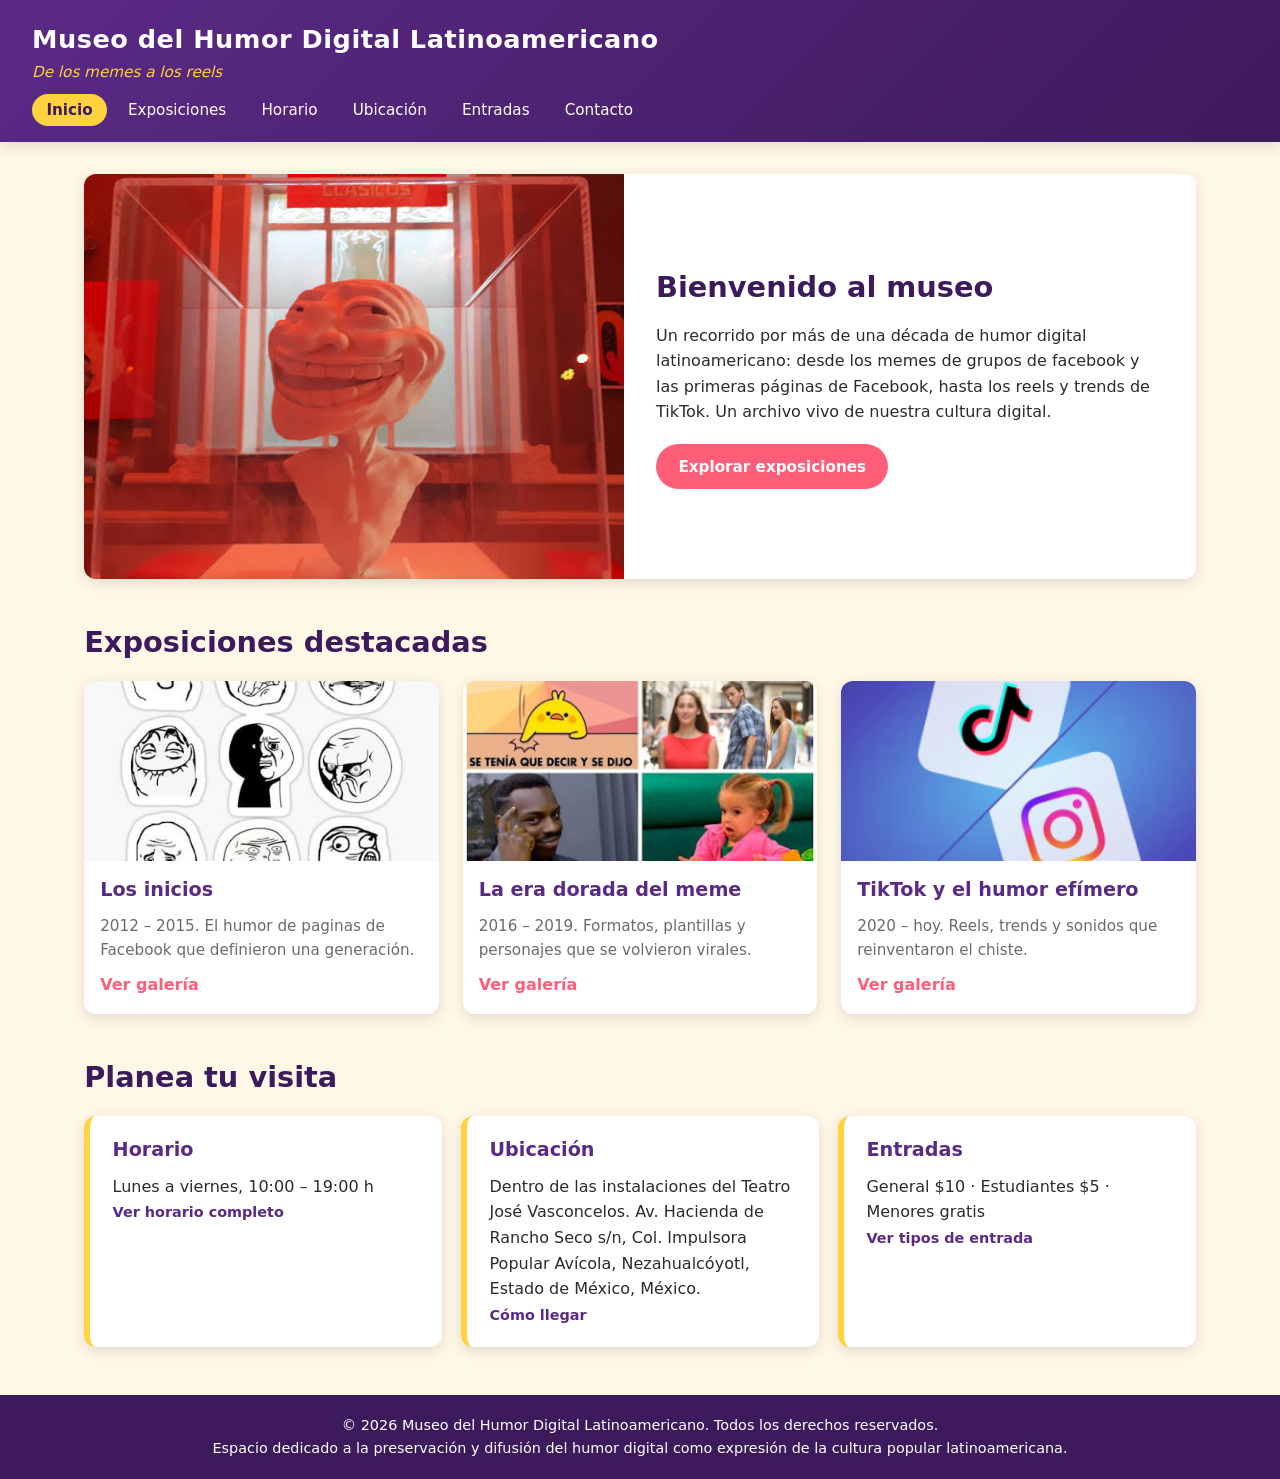
<file: index.html>
<!DOCTYPE html>
<html lang="es">
<head>
    <meta charset="UTF-8">
    <meta name="viewport" content="width=device-width, initial-scale=1.0">
    <title>Museo del Humor Digital Latinoamericano</title>
    <link rel="stylesheet" href="css/styles.css">
</head>
<body>
    <header class="header">
        <div class="logo">
            <h1>Museo del Humor Digital Latinoamericano</h1>
            <p class="subtitulo">De los memes a los reels</p>
        </div>
        <nav class="nav">
            <ul>
                <li><a href="index.html" class="activo">Inicio</a></li>
                <li><a href="exposiciones.html">Exposiciones</a></li>
                <li><a href="horario.html">Horario</a></li>
                <li><a href="ubicacion.html">Ubicación</a></li>
                <li><a href="entradas.html">Entradas</a></li>
                <li><a href="contacto.html">Contacto</a></li>
            </ul>
        </nav>
    </header>

    <main>
        <section class="hero">
            <img src="capturas\index\intro.jpg"  class="hero-img">
            <div class="hero-texto">
                <h2>Bienvenido al museo</h2>
                <p>
                    Un recorrido por más de una década de humor digital latinoamericano: desde los memes de
                    grupos de facebook y las primeras páginas de Facebook, hasta los reels y trends de TikTok. Un archivo vivo de nuestra cultura digital.
                </p>
                <a href="exposiciones.html" class="btn">Explorar exposiciones</a>
            </div>
        </section>

        <section class="destacados">
            <h2>Exposiciones destacadas</h2>
            <div class="grid-tarjetas">
                <article class="tarjeta">
                    <img src="capturas\index\Segui2res.jpg">
                    <h3>Los inicios</h3>
                    <p>2012 – 2015. El humor de paginas de Facebook que definieron una generación.</p>
                    <a href="galeria-sdlg.html">Ver galería</a>
                </article>
                <article class="tarjeta">
                    <img src="capturas\index\2019.jpg">
                    <h3>La era dorada del meme</h3>
                    <p>2016 – 2019. Formatos, plantillas y personajes que se volvieron virales.</p>
                    <a href="galeria-memes.html">Ver galería</a>
                </article>
                <article class="tarjeta">
                    <img src="capturas\index\tiktak.png">
                    <h3>TikTok y el humor efímero</h3>
                    <p>2020 – hoy. Reels, trends y sonidos que reinventaron el chiste.</p>
                    <a href="galeria-tiktok.html">Ver galería</a>
                </article>
            </div>
        </section>

        <section class="info-rapida">
            <h2>Planea tu visita</h2>
            <div class="grid-info">
                <div class="info-item">
                    <h3> Horario</h3>
                    <p>Lunes a viernes, 10:00 – 19:00 h</p>
                    <a href="horario.html">Ver horario completo</a>
                </div>
                <div class="info-item">
                    <h3> Ubicación</h3>
                    <p>Dentro de las instalaciones del Teatro José Vasconcelos. Av. Hacienda de Rancho Seco s/n, Col. Impulsora Popular Avícola, Nezahualcóyotl, Estado de México, México.</p>
                    <a href="ubicacion.html">Cómo llegar</a>
                </div>
                <div class="info-item">
                    <h3> Entradas</h3>
                    <p>General $10 · Estudiantes $5 · Menores gratis</p>
                    <a href="entradas.html">Ver tipos de entrada</a>
                </div>
            </div>
        </section>
    </main>

    <footer class="footer">
        <p>© 2026 Museo del Humor Digital Latinoamericano. Todos los derechos reservados.</p>
        <p>Espacio dedicado a la preservación y difusión del humor digital como expresión de la cultura popular latinoamericana.</p>
    </footer>
</body>
</html>
</file>
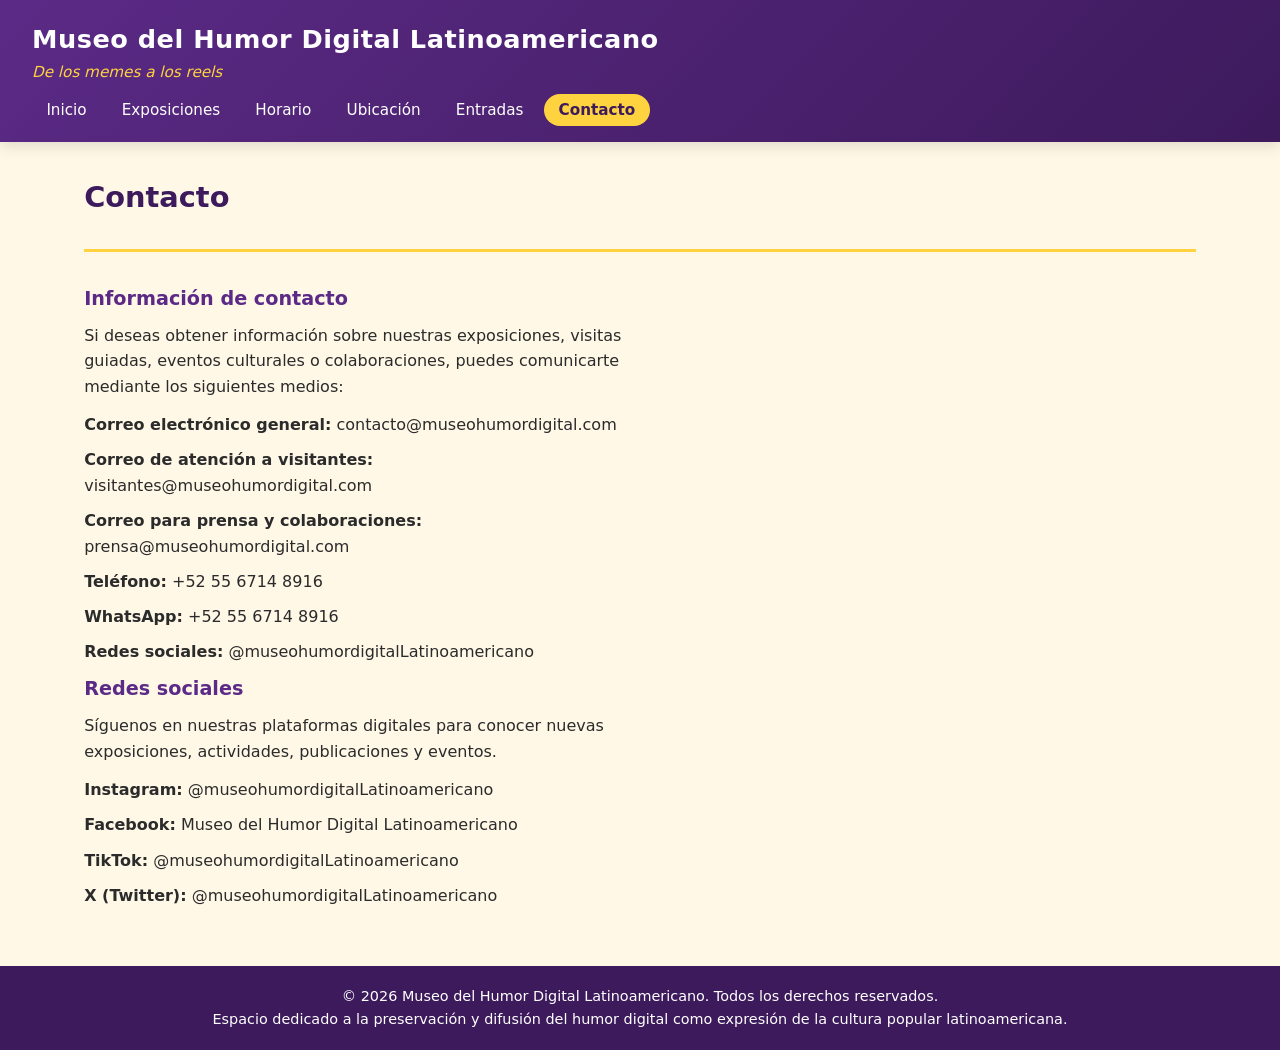
<file: contacto.html>
<!DOCTYPE html>
<html lang="es">
<head>
    <meta charset="UTF-8">
    <meta name="viewport" content="width=device-width, initial-scale=1.0">
    <title>Contacto</title>
    <link rel="stylesheet" href="css/styles.css">
</head>
<body>

    <header class="header">
        <div class="logo">
            <h1>Museo del Humor Digital Latinoamericano</h1>
            <p class="subtitulo">De los memes a los reels</p>
        </div>

        <nav class="nav">
            <ul>
                <li><a href="index.html">Inicio</a></li>
                <li><a href="exposiciones.html">Exposiciones</a></li>
                <li><a href="horario.html">Horario</a></li>
                <li><a href="ubicacion.html">Ubicación</a></li>
                <li><a href="entradas.html">Entradas</a></li>
                <li><a href="contacto.html" class="activo">Contacto</a></li>
            </ul>
        </nav>
    </header>

    <main>

        <section class="pagina-titulo">
            <h2>Contacto</h2>
        </section>

        <section class="contenido contacto">

            <div class="contacto-datos">

                <h3>Información de contacto</h3>

                <p>
                    Si deseas obtener información sobre nuestras exposiciones,
                    visitas guiadas, eventos culturales o colaboraciones,
                    puedes comunicarte mediante los siguientes medios:
                </p>

                <ul>
                    <li>
                        <strong>Correo electrónico general:</strong>
                        contacto@museohumordigital.com
                    </li>

                    <li>
                        <strong>Correo de atención a visitantes:</strong>
                        visitantes@museohumordigital.com
                    </li>

                    <li>
                        <strong>Correo para prensa y colaboraciones:</strong>
                        prensa@museohumordigital.com
                    </li>

                    <li>
                        <strong>Teléfono:</strong>
                        +52 55 6714 8916
                    </li>

                    <li>
                        <strong>WhatsApp:</strong>
                        +52 55 6714 8916
                    </li>

                    <li>
                        <strong>Redes sociales:</strong>
                        @museohumordigitalLatinoamericano
                    </li>
                </ul>

                <h3>Redes sociales</h3>

                <p>
                    Síguenos en nuestras plataformas digitales para conocer
                    nuevas exposiciones, actividades, publicaciones y eventos.
                </p>

                <ul>
                    <li><strong>Instagram:</strong> @museohumordigitalLatinoamericano</li>
                    <li><strong>Facebook:</strong> Museo del Humor Digital Latinoamericano</li>
                    <li><strong>TikTok:</strong> @museohumordigitalLatinoamericano</li>
                    <li><strong>X (Twitter):</strong> @museohumordigitalLatinoamericano</li>
                </ul>
            </div>

        </section>

    </main>

    <footer class="footer">
        <p>© 2026 Museo del Humor Digital Latinoamericano. Todos los derechos reservados.</p>
        <p>Espacio dedicado a la preservación y difusión del humor digital como expresión de la cultura popular latinoamericana.</p>
    </footer>
</body>
</html>
</file>
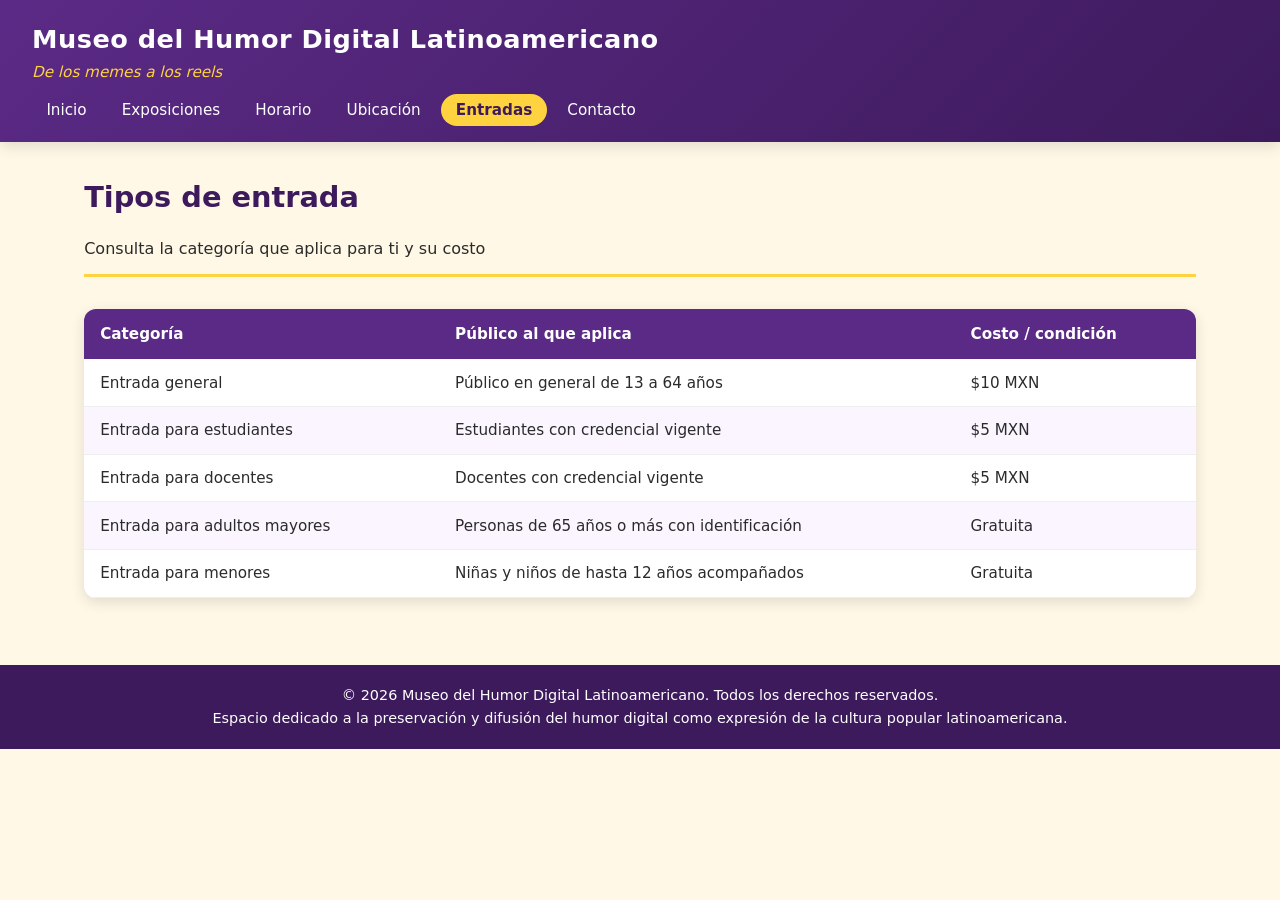
<file: entradas.html>
<!DOCTYPE html>
<html lang="es">
<head>
    <meta charset="UTF-8">
    <meta name="viewport" content="width=device-width, initial-scale=1.0">
    <title>Entradas</title>
    <link rel="stylesheet" href="css/styles.css">
</head>
<body>
    <header class="header">
        <div class="logo">
            <h1>Museo del Humor Digital Latinoamericano</h1>
            <p class="subtitulo">De los memes a los reels</p>
        </div>
        <nav class="nav">
            <ul>
                <li><a href="index.html">Inicio</a></li>
                <li><a href="exposiciones.html">Exposiciones</a></li>
                <li><a href="horario.html">Horario</a></li>
                <li><a href="ubicacion.html">Ubicación</a></li>
                <li><a href="entradas.html" class="activo">Entradas</a></li>
                <li><a href="contacto.html">Contacto</a></li>
            </ul>
        </nav>
    </header>

    <main>
        <section class="pagina-titulo">
            <h2>Tipos de entrada</h2>
            <p>Consulta la categoría que aplica para ti y su costo</p>
        </section>

        <section class="contenido">
            <table class="tabla-entradas">
                <thead>
                    <tr>
                        <th>Categoría</th>
                        <th>Público al que aplica</th>
                        <th>Costo / condición</th>
                    </tr>
                </thead>
                <tbody>
                    <tr>
                        <td>Entrada general</td>
                        <td>Público en general de 13 a 64 años</td>
                        <td>$10 MXN</td>
                    </tr>
                    <tr>
                        <td>Entrada para estudiantes</td>
                        <td>Estudiantes con credencial vigente</td>
                        <td>$5 MXN</td>
                    </tr>
                    <tr>
                        <td>Entrada para docentes</td>
                        <td>Docentes con credencial vigente</td>
                        <td>$5 MXN</td>
                    </tr>
                    <tr>
                        <td>Entrada para adultos mayores</td>
                        <td>Personas de 65 años o más con identificación</td>
                        <td>Gratuita</td>
                    </tr>
                    <tr>
                        <td>Entrada para menores</td>
                        <td>Niñas y niños de hasta 12 años acompañados</td>
                        <td>Gratuita</td>
                    </tr>
                </tbody>
            </table>
        </section>
    </main>

    <footer class="footer">
        <p>© 2026 Museo del Humor Digital Latinoamericano. Todos los derechos reservados.</p>
        <p>Espacio dedicado a la preservación y difusión del humor digital como expresión de la cultura popular latinoamericana.</p>
    </footer>
</body>
</html>
</file>
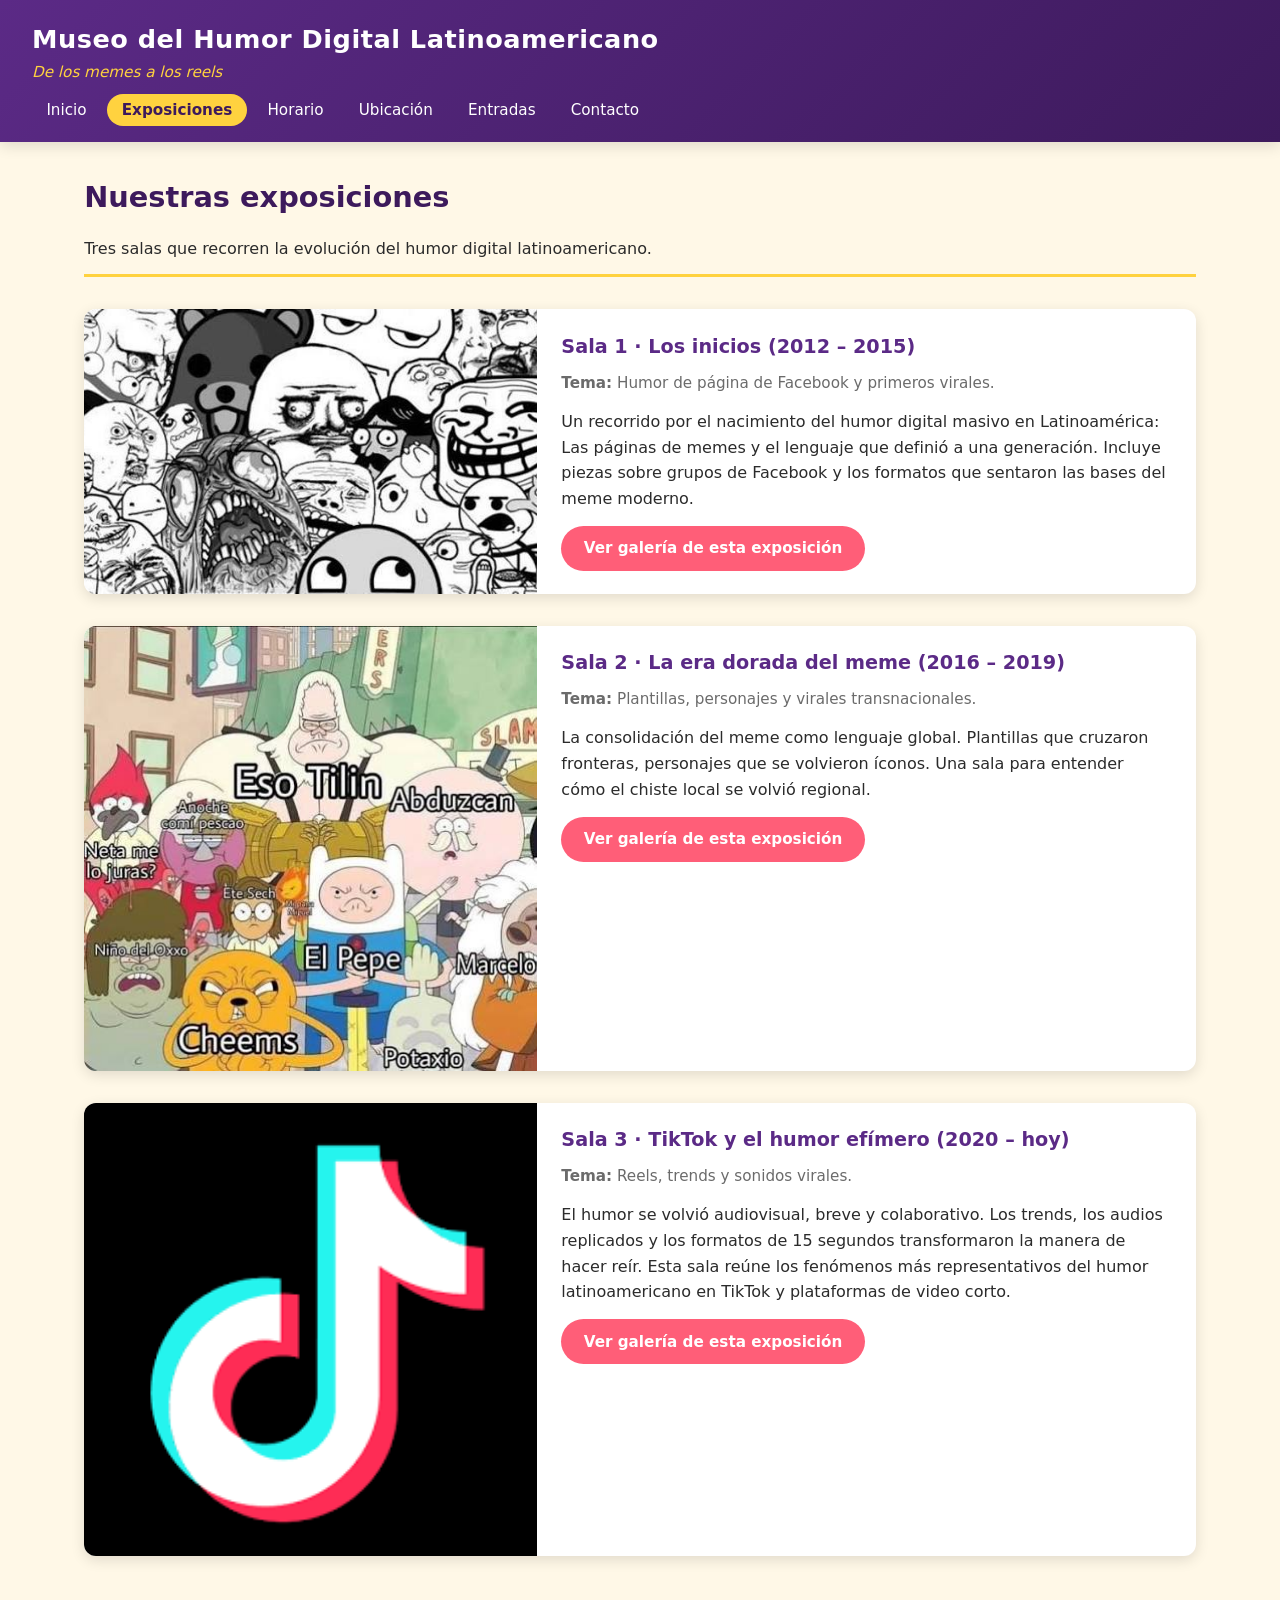
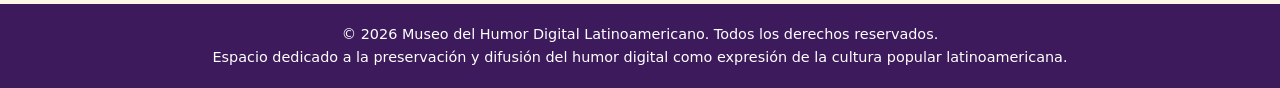
<file: exposiciones.html>
<!DOCTYPE html>
<html lang="es">
<head>
    <meta charset="UTF-8">
    <meta name="viewport" content="width=device-width, initial-scale=1.0">
    <title>Exposiciones</title>
    <link rel="stylesheet" href="css/styles.css">
</head>
<body>
    <header class="header">
        <div class="logo">
            <h1>Museo del Humor Digital Latinoamericano</h1>
            <p class="subtitulo">De los memes a los reels</p>
        </div>
        <nav class="nav">
            <ul>
                <li><a href="index.html">Inicio</a></li>
                <li><a href="exposiciones.html" class="activo">Exposiciones</a></li>
                <li><a href="horario.html">Horario</a></li>
                <li><a href="ubicacion.html">Ubicación</a></li>
                <li><a href="entradas.html">Entradas</a></li>
                <li><a href="contacto.html">Contacto</a></li>
            </ul>
        </nav>
    </header>

    <main>
        <section class="pagina-titulo">
            <h2>Nuestras exposiciones</h2>
            <p>Tres salas que recorren la evolución del humor digital latinoamericano.</p>
        </section>

        <section class="lista-exposiciones">
            <article class="exposicion">
                <img src="capturas\exposiciones\Clasico.jpg" >
                <div class="exp-texto">
                    <h3>Sala 1 · Los inicios (2012 – 2015)</h3>
                    <p class="tema"><strong>Tema:</strong> Humor de página de Facebook y primeros virales.</p>
                    <p>
                        Un recorrido por el nacimiento del humor digital masivo en Latinoamérica: Las páginas
                        de memes y el lenguaje que definió a una generación.
                        Incluye piezas sobre grupos de Facebook y los formatos que sentaron las bases del meme moderno.
                    </p>
                    <a href="galeria-sdlg.html" class="btn">Ver galería de esta exposición</a>
                </div>
            </article>

            <article class="exposicion">
                <img src="capturas\exposiciones\etePepe.jpg">
                <div class="exp-texto">
                    <h3>Sala 2 · La era dorada del meme (2016 – 2019)</h3>
                    <p class="tema"><strong>Tema:</strong> Plantillas, personajes y virales transnacionales.</p>
                    <p>
                        La consolidación del meme como lenguaje global. Plantillas que cruzaron fronteras,
                        personajes que se volvieron íconos. Una sala para entender cómo el chiste local se volvió
                        regional.
                    </p>
                    <a href="galeria-memes.html" class="btn">Ver galería de esta exposición</a>
                </div>
            </article>

            <article class="exposicion">
                <img src="capturas\exposiciones\argentina.png" >
                <div class="exp-texto">
                    <h3>Sala 3 · TikTok y el humor efímero (2020 – hoy)</h3>
                    <p class="tema"><strong>Tema:</strong> Reels, trends y sonidos virales.</p>
                    <p>
                        El humor se volvió audiovisual, breve y colaborativo. Los trends, los audios
                        replicados y los formatos de 15 segundos transformaron la manera de hacer reír.
                        Esta sala reúne los fenómenos más representativos del humor latinoamericano
                        en TikTok y plataformas de video corto.
                    </p>
                    <a href="galeria-tiktok.html" class="btn">Ver galería de esta exposición</a>
                </div>
            </article>
        </section>
    </main>

    <footer class="footer">
        <p>© 2026 Museo del Humor Digital Latinoamericano. Todos los derechos reservados.</p>
        <p>Espacio dedicado a la preservación y difusión del humor digital como expresión de la cultura popular latinoamericana.</p>
    </footer>
</body>
</html>
</file>
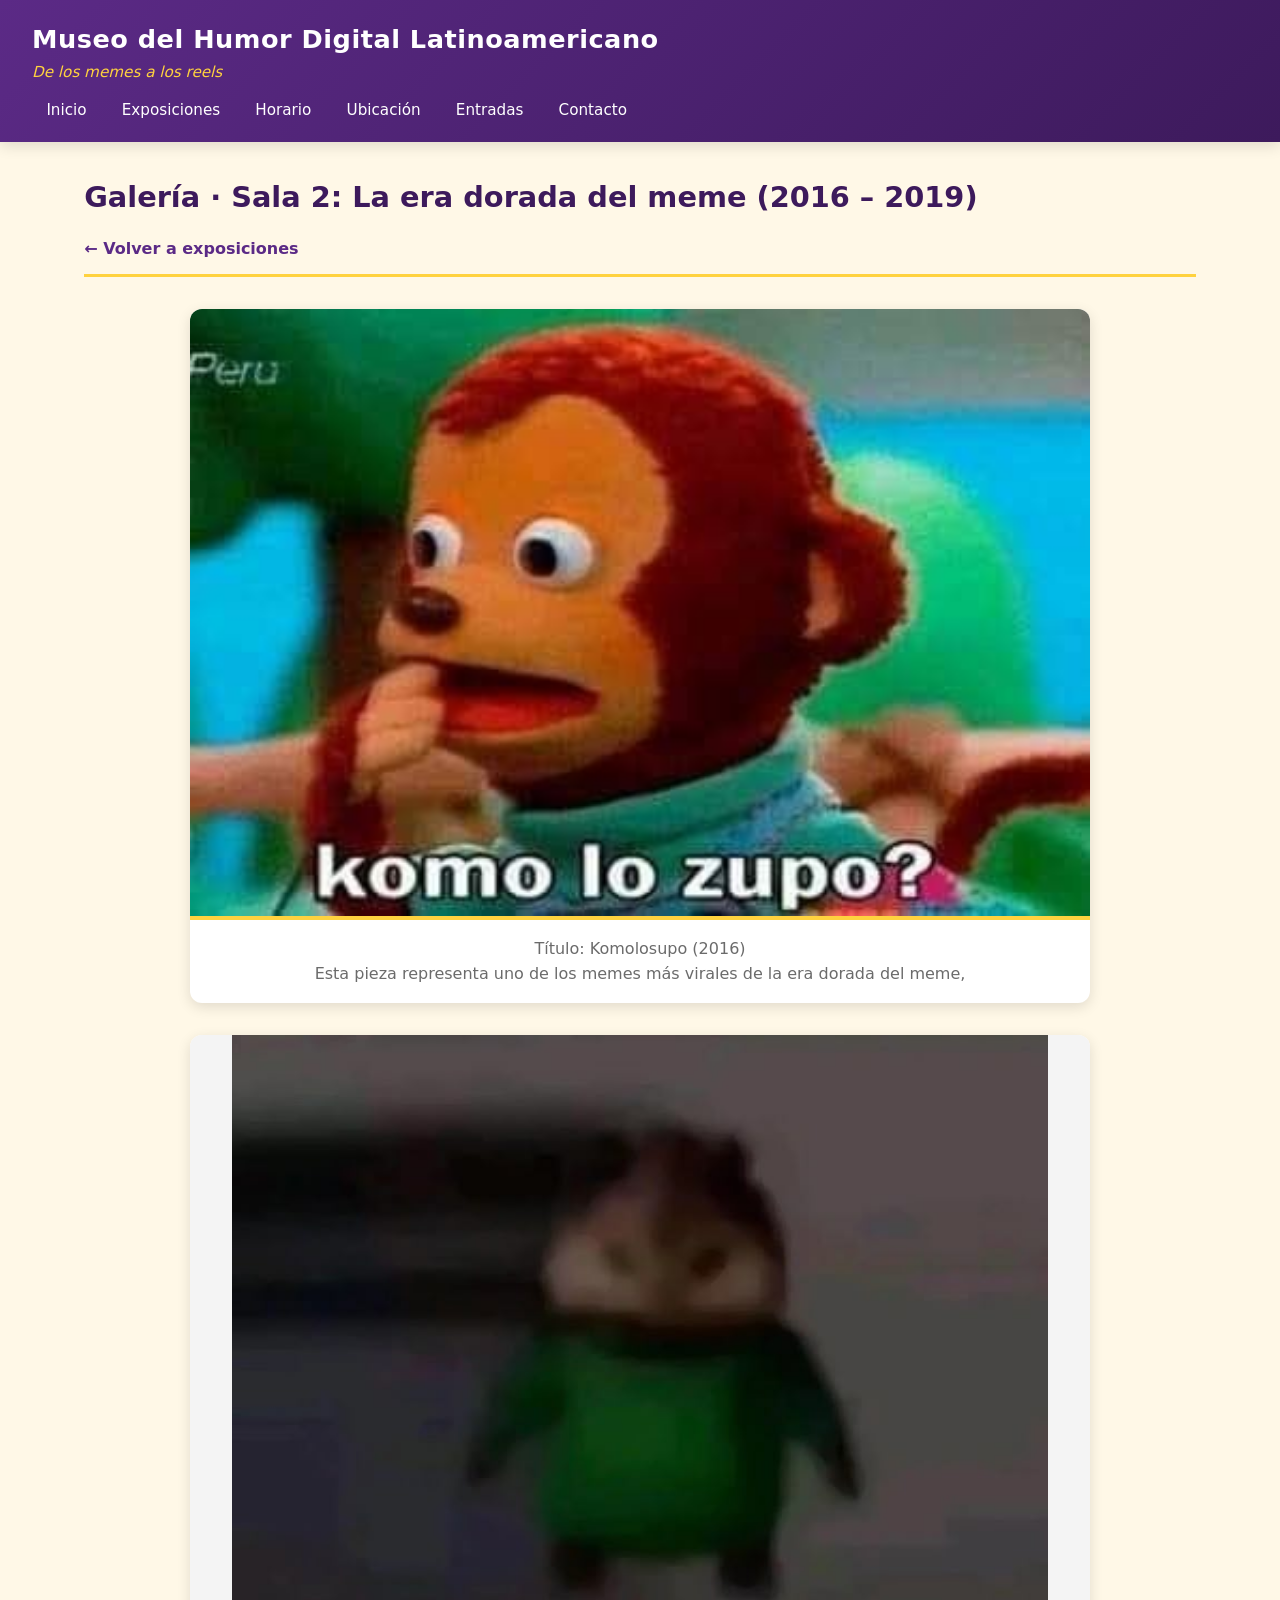
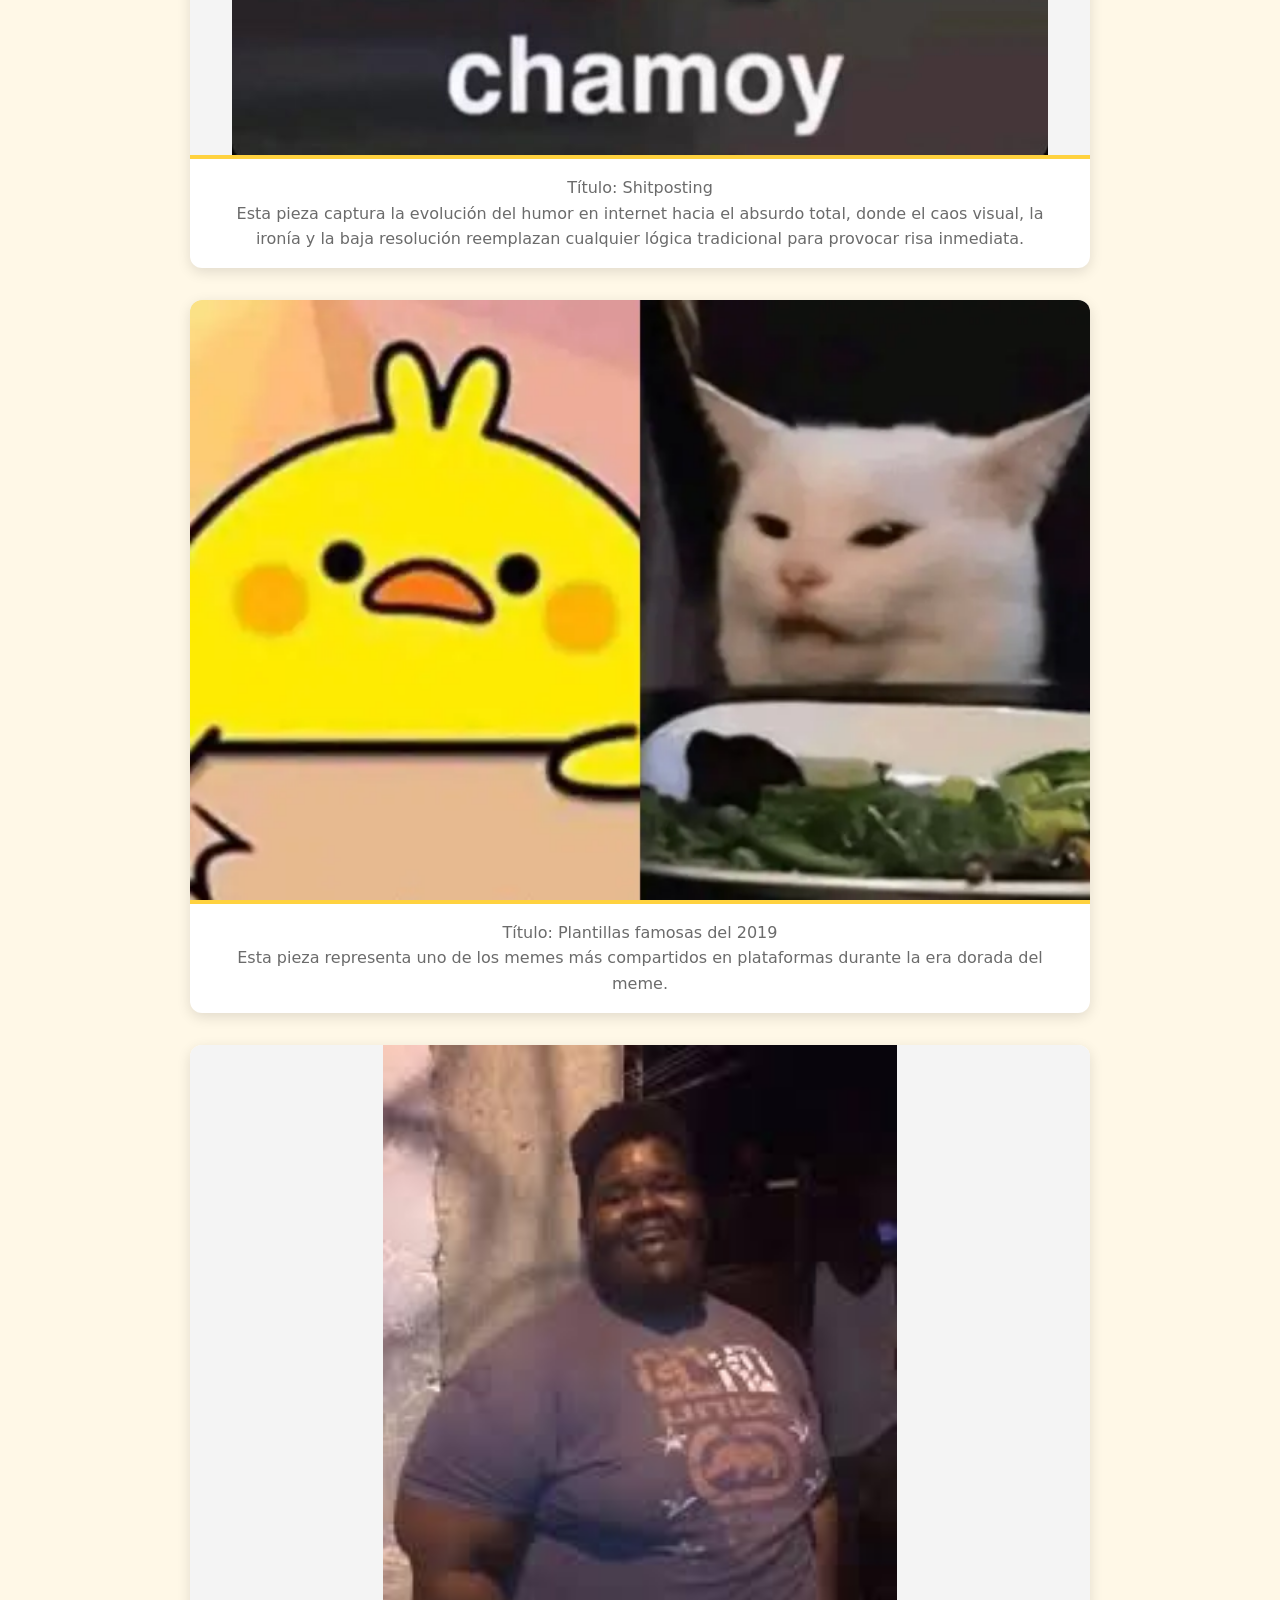
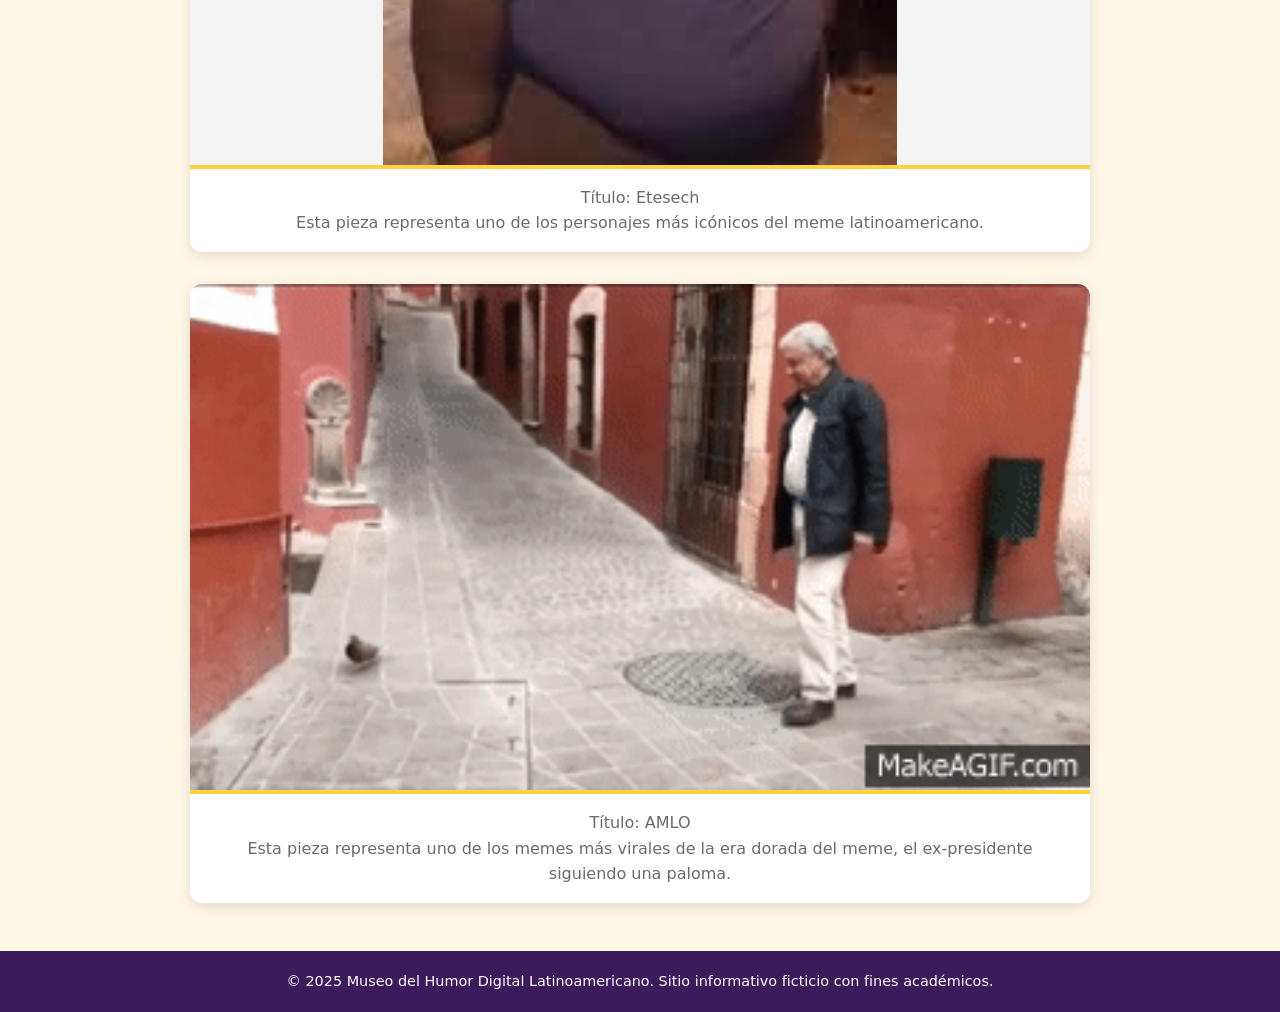
<file: galeria-memes.html>
<!DOCTYPE html>
<html lang="es">
<head>
    <meta charset="UTF-8">
    <meta name="viewport" content="width=device-width, initial-scale=1.0">
    <title>Galería Era Dorada del Meme | Museo del Humor Digital</title>
    <link rel="stylesheet" href="css/styles.css">
</head>
<body>
    <header class="header">
        <div class="logo">
            <h1>Museo del Humor Digital Latinoamericano</h1>
            <p class="subtitulo">De los memes a los reels</p>
        </div>
        <nav class="nav">
            <ul>
                <li><a href="index.html">Inicio</a></li>
                <li><a href="exposiciones.html">Exposiciones</a></li>
                <li><a href="horario.html">Horario</a></li>
                <li><a href="ubicacion.html">Ubicación</a></li>
                <li><a href="entradas.html">Entradas</a></li>
                <li><a href="contacto.html">Contacto</a></li>
            </ul>
        </nav>
    </header>

    <main>
        <section class="pagina-titulo">
            <h2>Galería · Sala 2: La era dorada del meme (2016 – 2019)</h2>
            <p><a href="exposiciones.html">← Volver a exposiciones</a></p>
        </section>

        <section class="galeria">
            <figure>
                <img src="capturas\exposiciones\mediados\komolosupo.jpg">
                <figcaption>Título: Komolosupo (2016)<br>
                Esta pieza representa uno de los memes más virales de la era dorada del meme,
                </figcaption>
            </figure>

            <figure>
                <img src="capturas\exposiciones\mediados\chamoy.jpg">
                <figcaption>Título: Shitposting<br>
                Esta pieza captura la evolución del humor en internet hacia el absurdo total, donde el caos visual, la ironía y la baja resolución reemplazan cualquier lógica tradicional para provocar risa inmediata.                </figcaption>
            </figure>

            <figure>
                <img src="capturas\exposiciones\mediados\mediados2019.webp" >
                <figcaption>Título: Plantillas famosas del 2019<br>
                Esta pieza representa uno de los memes más compartidos en plataformas durante la era dorada del meme.
                </figcaption>
            </figure>

             <figure>
                <img src="capturas\exposiciones\mediados\etesech.jpg" alt="Personaje meme de 2017">
                <figcaption>Título: Etesech <br>
                Esta pieza representa uno de los personajes más icónicos del meme latinoamericano.
                </figcaption>
            </figure>

            <figure>
                <img src="capturas\exposiciones\mediados\amloBv.gif" alt="Collage de formatos memeros">
                <figcaption>Título: AMLO <br>
                Esta pieza representa uno de los memes más virales de la era dorada del meme, el ex-presidente siguiendo una paloma.
                </figcaption>
            </figure>
        </section>
    </main>

    <footer class="footer">
        <p>© 2025 Museo del Humor Digital Latinoamericano. Sitio informativo ficticio con fines académicos.</p>
    </footer>
</body>
</html>
</file>
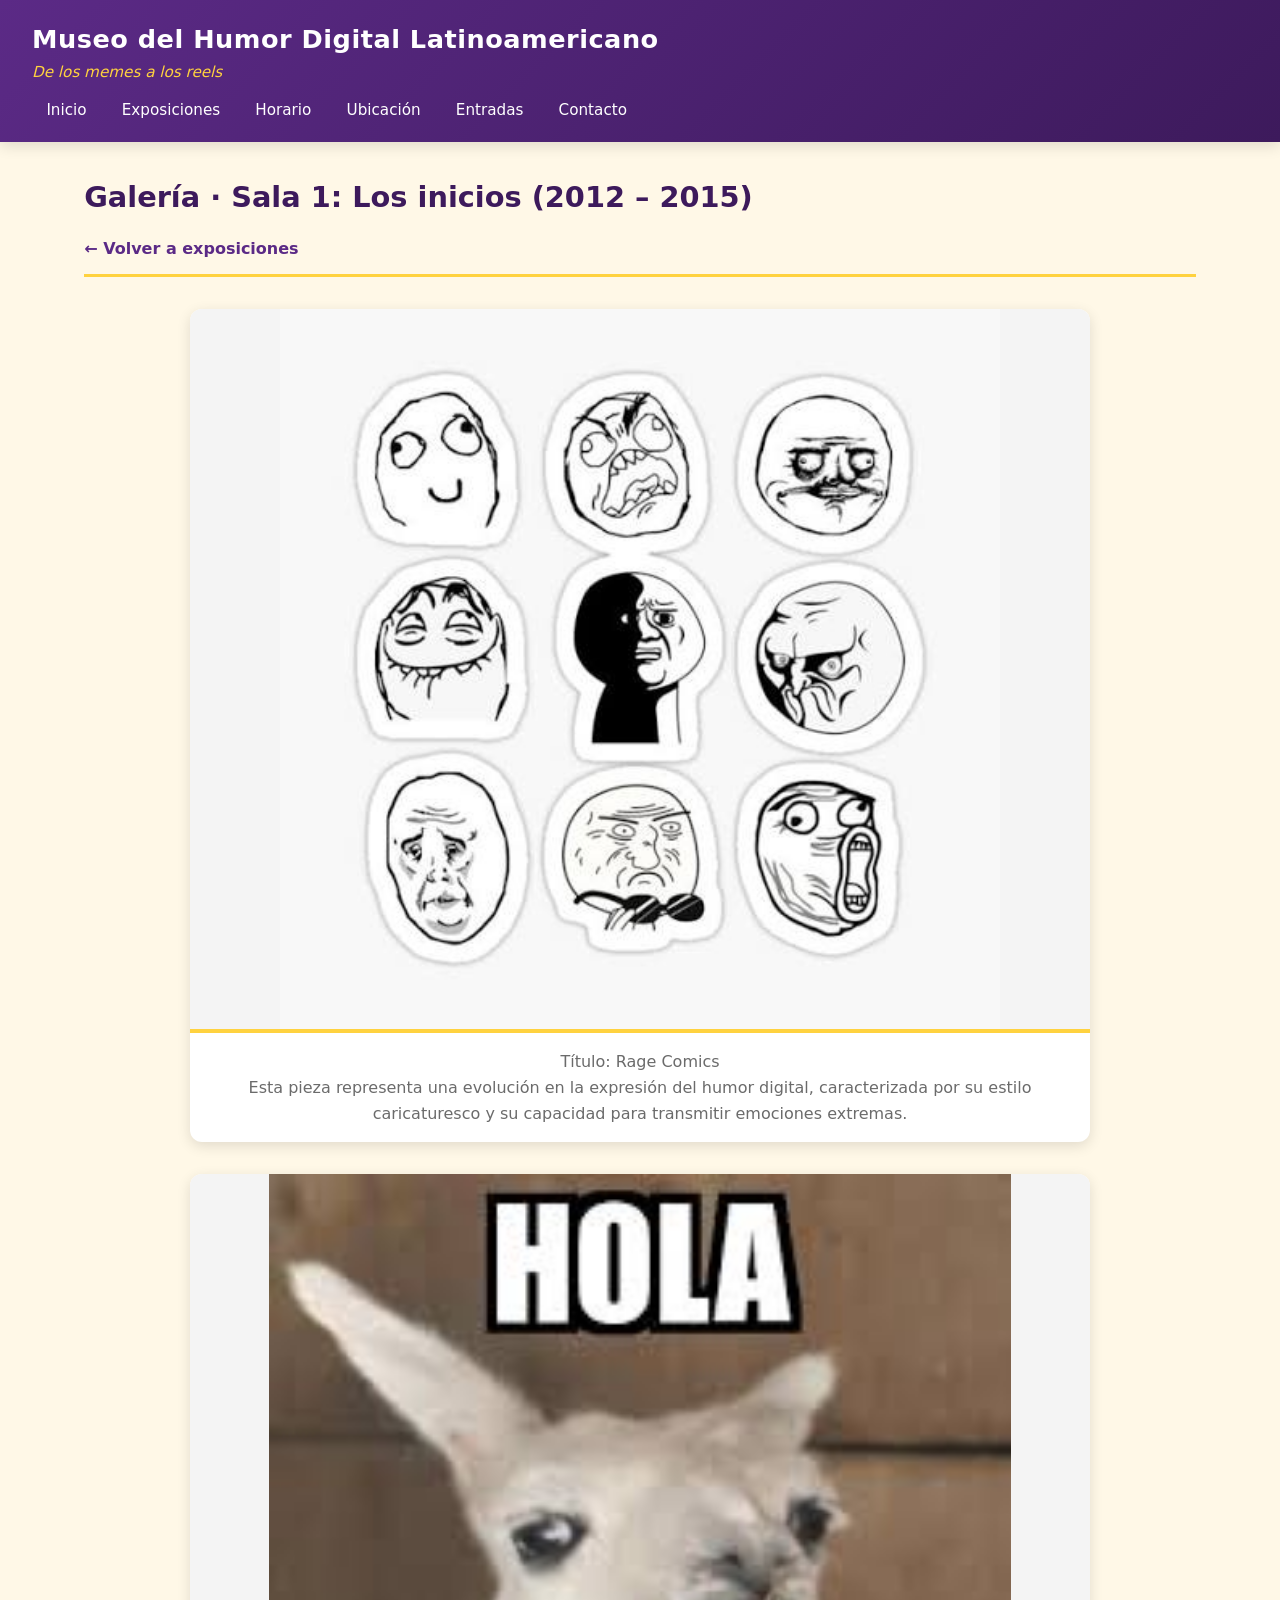
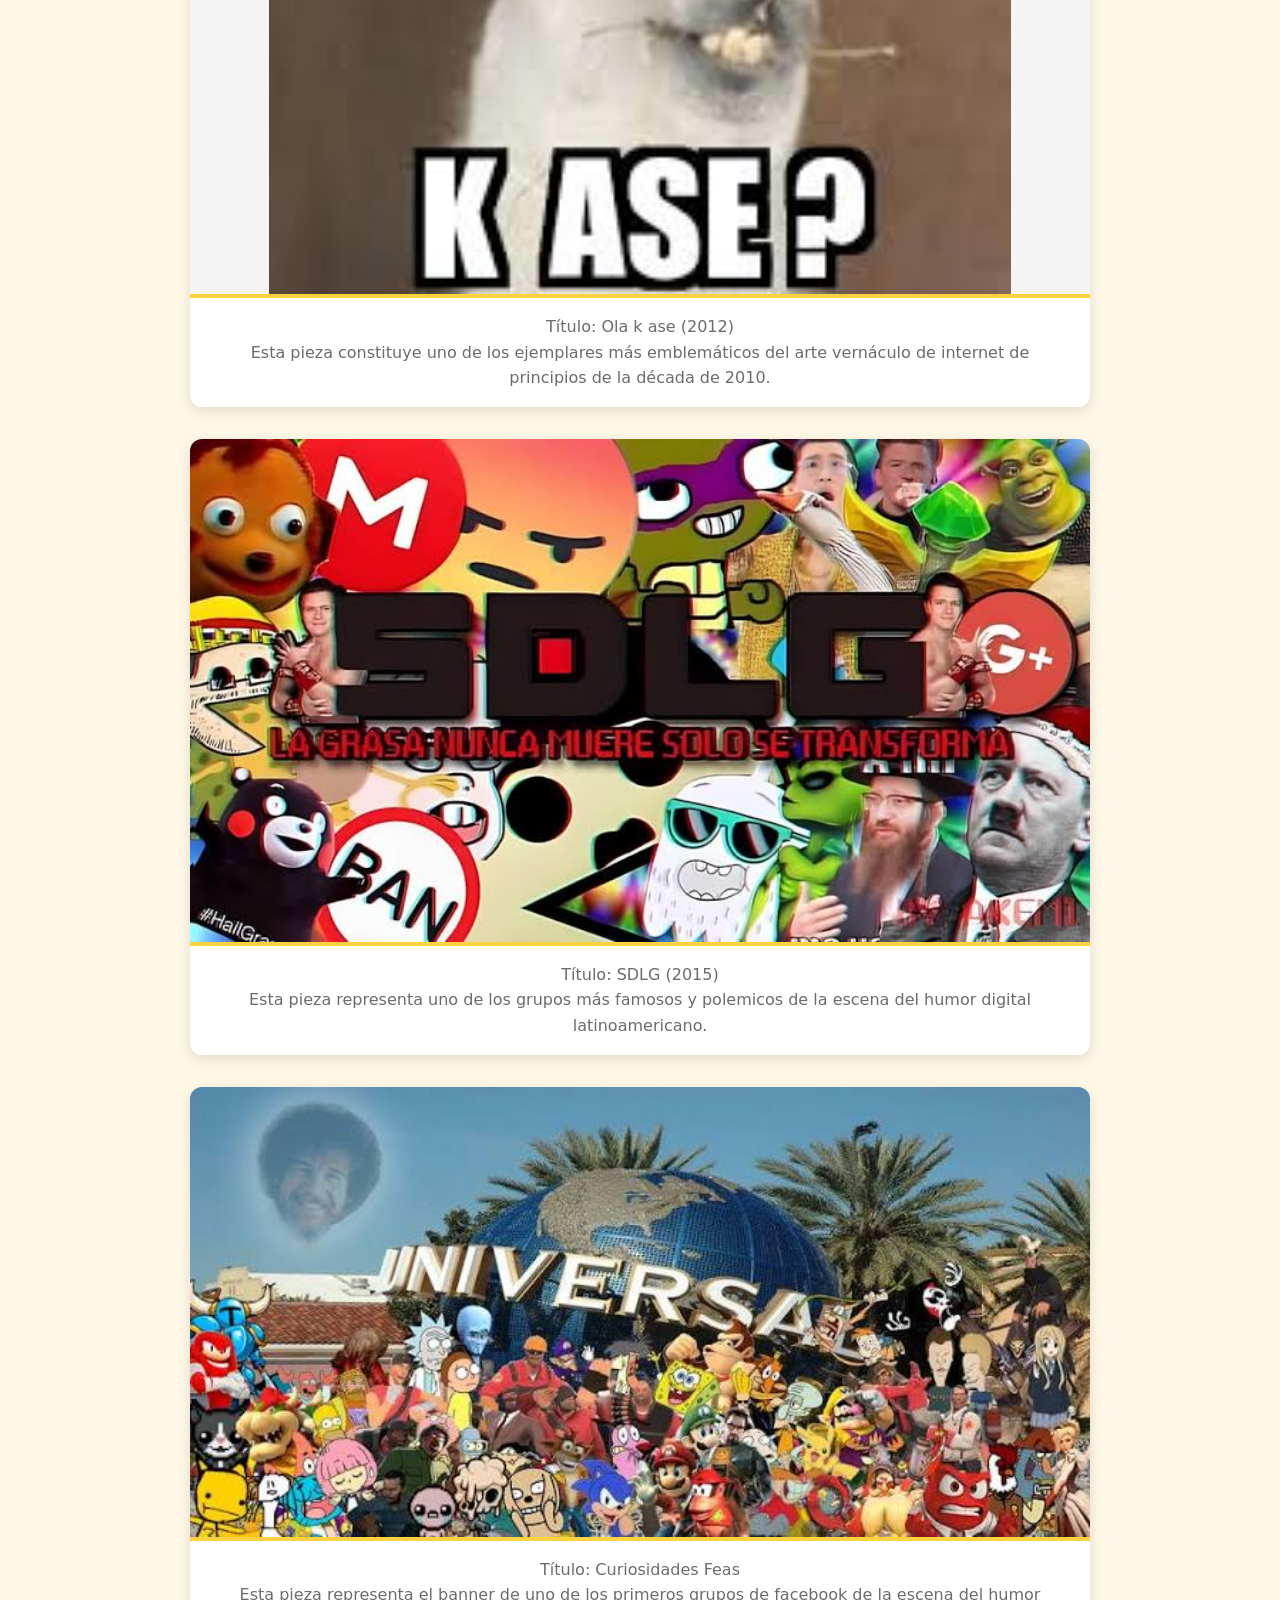
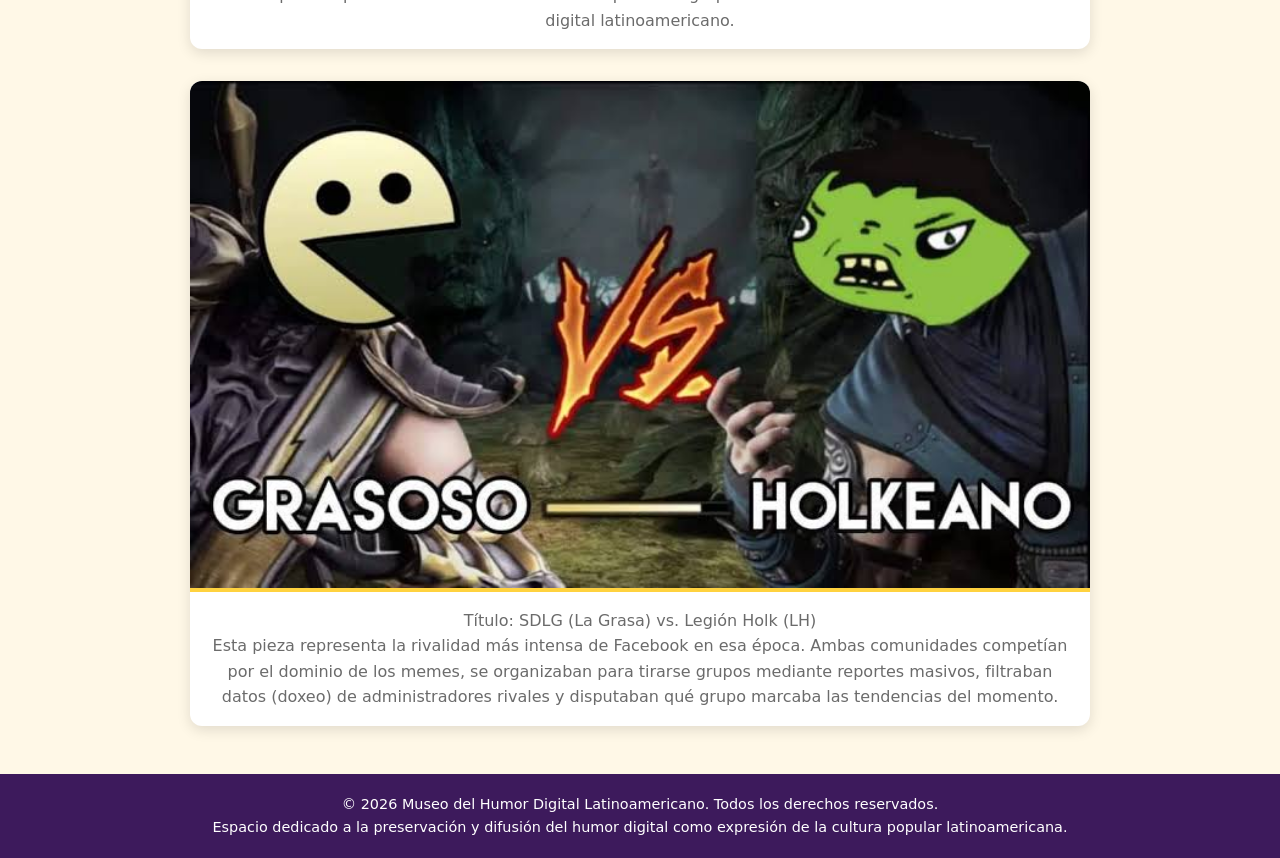
<file: galeria-sdlg.html>
<!DOCTYPE html>
<html lang="es">
<head>
    <meta charset="UTF-8">
    <meta name="viewport" content="width=device-width, initial-scale=1.0">
    <title>Galería · Sala 1: Los inicios (2012 – 2015)</title>
    <link rel="stylesheet" href="css/styles.css">
</head>
<body>
    <header class="header">
        <div class="logo">
            <h1>Museo del Humor Digital Latinoamericano</h1>
            <p class="subtitulo">De los memes a los reels</p>
        </div>
        <nav class="nav">
            <ul>
                <li><a href="index.html">Inicio</a></li>
                <li><a href="exposiciones.html">Exposiciones</a></li>
                <li><a href="horario.html">Horario</a></li>
                <li><a href="ubicacion.html">Ubicación</a></li>
                <li><a href="entradas.html">Entradas</a></li>
                <li><a href="contacto.html">Contacto</a></li>
            </ul>
        </nav>
    </header>

    <main>
        <section class="pagina-titulo">
            <h2>Galería · Sala 1: Los inicios (2012 – 2015)</h2>
            <p><a href="exposiciones.html">← Volver a exposiciones</a></p>
        </section>

        <section class="galeria">
            <figure>
                <img src="capturas\exposiciones\inicios\ragecomics.jpg" alt="Plantilla de meme de 2013">
                <figcaption>Título: Rage Comics <br>
                Esta pieza representa una evolución en la expresión del humor digital, caracterizada por su estilo caricaturesco y su capacidad para transmitir emociones extremas.</figcaption>
            </figure>

            <figure>
                <img src="capturas\exposiciones\inicios\olakase.jpg" alt="Captura de pagina de memes de 2012">
                <figcaption>Título: Ola k ase (2012)<br>
                Esta pieza constituye uno de los ejemplares más emblemáticos del arte vernáculo de internet de principios de la década de 2010. </figcaption>   
            </figure>
                     
            <figure>
                <img src="capturas\exposiciones\inicios\sdlg.jpg" alt="Estado de Facebook compartido masivamente">
                <figcaption>Título: SDLG (2015)<br>
                Esta pieza representa uno de los grupos más famosos y polemicos de la escena del humor digital latinoamericano.</figcaption>
            </figure>

            <figure>
                <img src="capturas\exposiciones\inicios\CuriosidadesFeas.jpg" >
                <figcaption>Título: Curiosidades Feas <br>
                Esta pieza representa el banner de uno de los primeros grupos de facebook de la escena del humor digital latinoamericano.</figcaption>
            </figure>

            <figure>
                <img src="capturas\exposiciones\inicios\papudePapus.jpg" >
                <figcaption>Título: SDLG (La Grasa) vs. Legión Holk (LH)<br>
                Esta pieza representa la rivalidad más intensa de Facebook en esa época. Ambas comunidades competían por el dominio de los memes, se organizaban 
                 para tirarse grupos mediante reportes masivos, filtraban datos (doxeo) de administradores rivales y disputaban qué grupo marcaba las tendencias del momento.</figcaption>
            </figure>
        </section>
    </main>

    <footer class="footer">
        <p>© 2026 Museo del Humor Digital Latinoamericano. Todos los derechos reservados.</p>
        <p>Espacio dedicado a la preservación y difusión del humor digital como expresión de la cultura popular latinoamericana.</p>
    </footer>
</body>
</html>
</file>
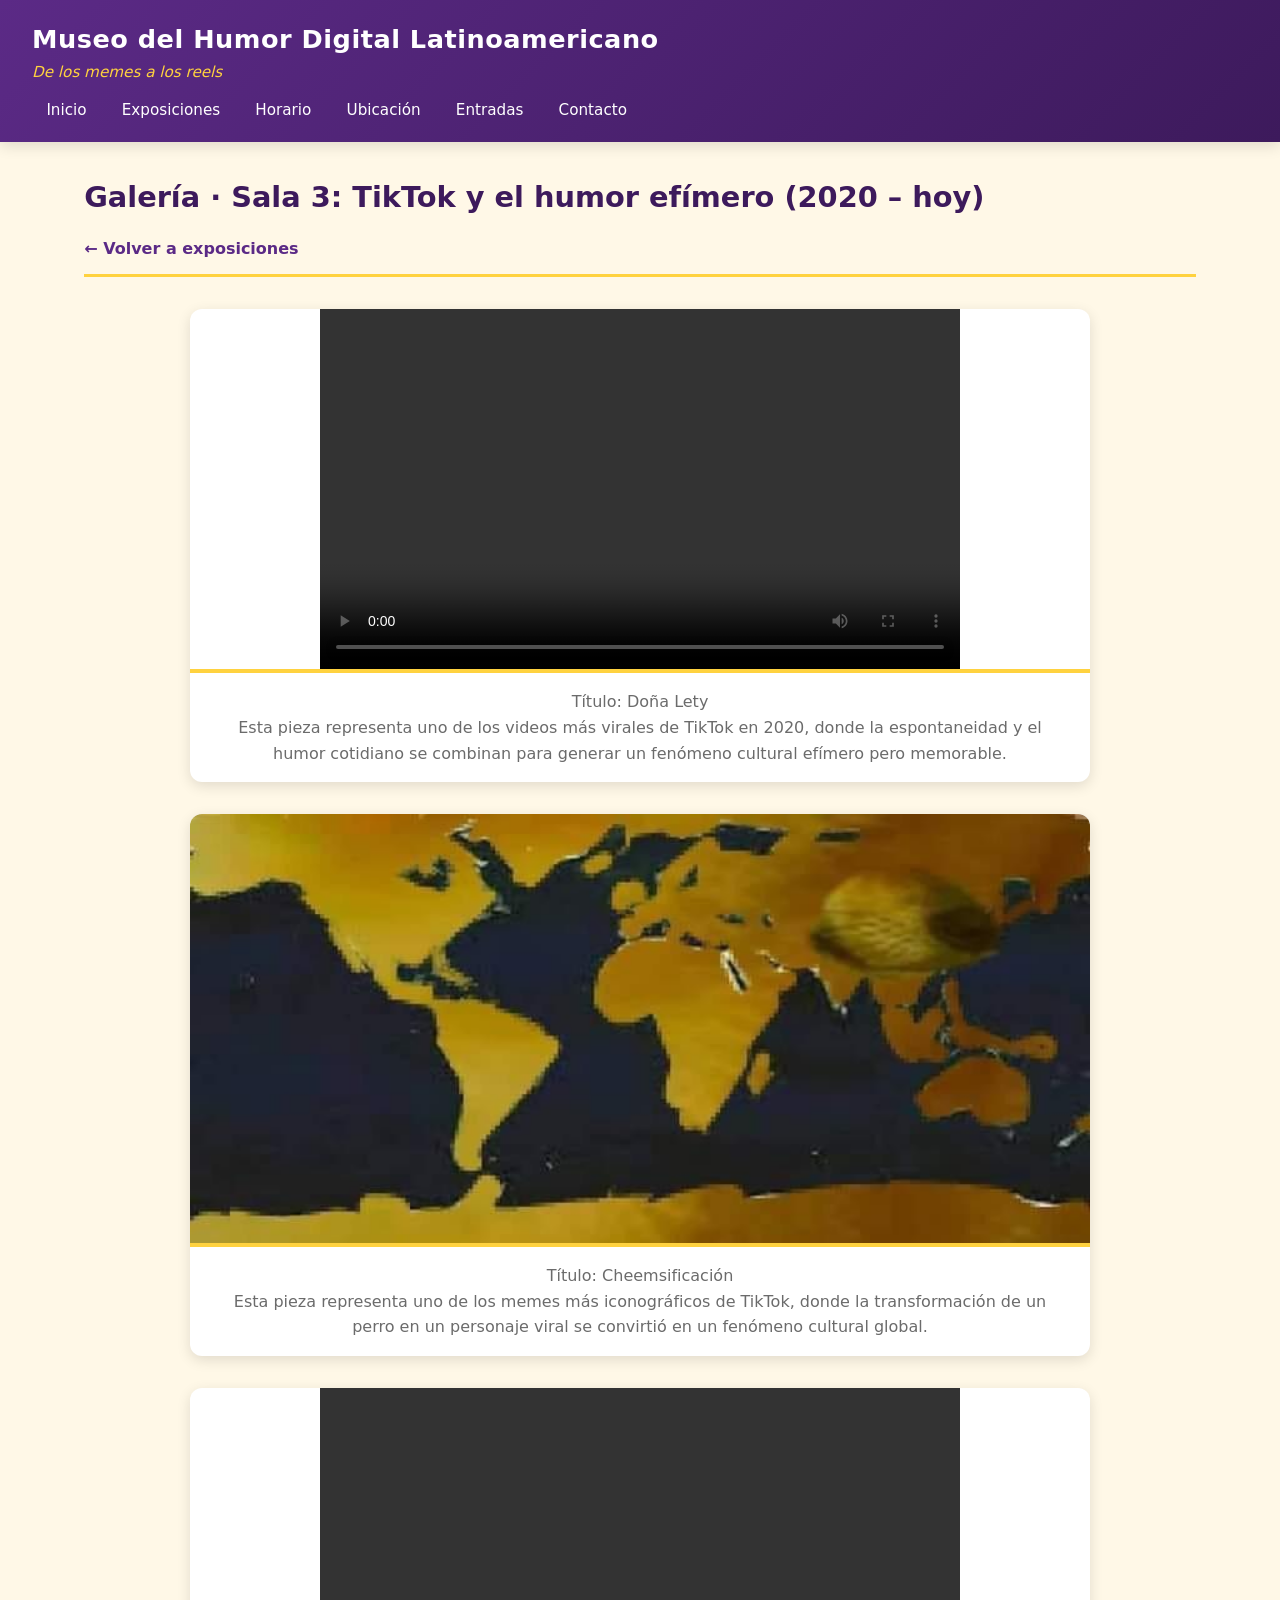
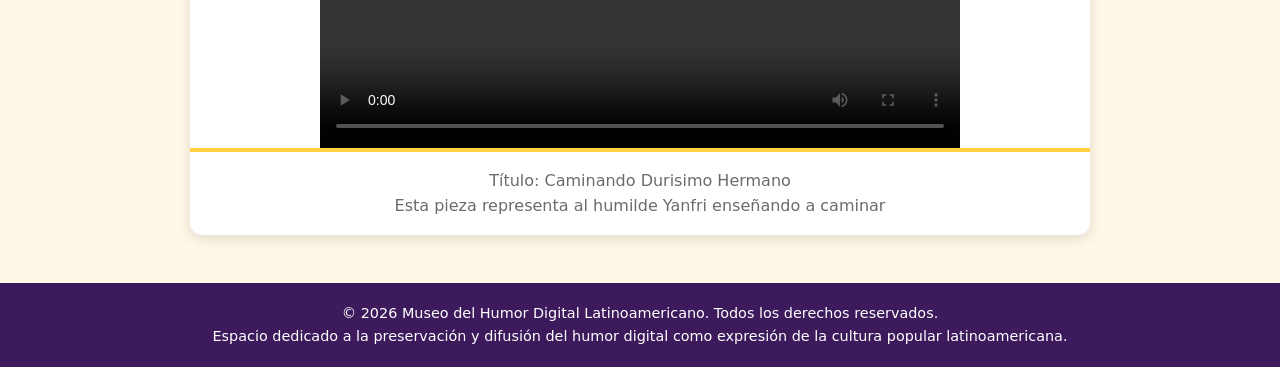
<file: galeria-tiktok.html>
<!DOCTYPE html>
<html lang="es">
<head>
    <meta charset="UTF-8">
    <meta name="viewport" content="width=device-width, initial-scale=1.0">
    <title>Galería TikTok</title>
    <link rel="stylesheet" href="css/styles.css">
</head>
<body>
    <header class="header">
        <div class="logo">
            <h1>Museo del Humor Digital Latinoamericano</h1>
            <p class="subtitulo">De los memes a los reels</p>
        </div>
        <nav class="nav">
            <ul>
                <li><a href="index.html">Inicio</a></li>
                <li><a href="exposiciones.html">Exposiciones</a></li>
                <li><a href="horario.html">Horario</a></li>
                <li><a href="ubicacion.html">Ubicación</a></li>
                <li><a href="entradas.html">Entradas</a></li>
                <li><a href="contacto.html">Contacto</a></li>
            </ul>
        </nav>
    </header>

    <main>
        <section class="pagina-titulo">
            <h2>Galería · Sala 3: TikTok y el humor efímero (2020 – hoy)</h2>
            <p><a href="exposiciones.html">← Volver a exposiciones</a></p>
        </section>

        <section class="galeria">
            <figure>
                <video controls width="640" height="360" >
                    <source src="capturas\exposiciones\actualidad\youtube-mfjq95AT4-8.d8fc64d2.mp4" type="video/mp4" />

                </video>
                <figcaption>Título: Doña Lety <br>
                    Esta pieza representa uno de los videos más virales de TikTok en 2020, donde la espontaneidad y el humor cotidiano se combinan para generar un fenómeno cultural efímero pero memorable.</figcaption>
                </figcaption>
            </figure>
            <figure>
                <img src="capturas\exposiciones\actualidad\cheemsificacion.jpg" >
                <figcaption>Título: Cheemsificación <br>
                    Esta pieza representa uno de los memes más iconográficos de TikTok, donde la transformación de un perro en un personaje viral se convirtió en un fenómeno cultural global.</figcaption>
                </figcaption>
            </figure>
            <figure>
                <video controls width="640" height="360" >
                    <source src="capturas\exposiciones\actualidad\tiapaola.mp4" type="video/mp4" />
                </video>
                <figcaption>Título: Caminando Durisimo Hermano <br>
                    Esta pieza representa al humilde Yanfri enseñando a caminar</figcaption>
                </figcaption>
            </figure>
        </section>
    </main>

    <footer class="footer">
        <p>© 2026 Museo del Humor Digital Latinoamericano. Todos los derechos reservados.</p>
        <p>Espacio dedicado a la preservación y difusión del humor digital como expresión de la cultura popular latinoamericana.</p>
    </footer>
</body>
</html>
</file>
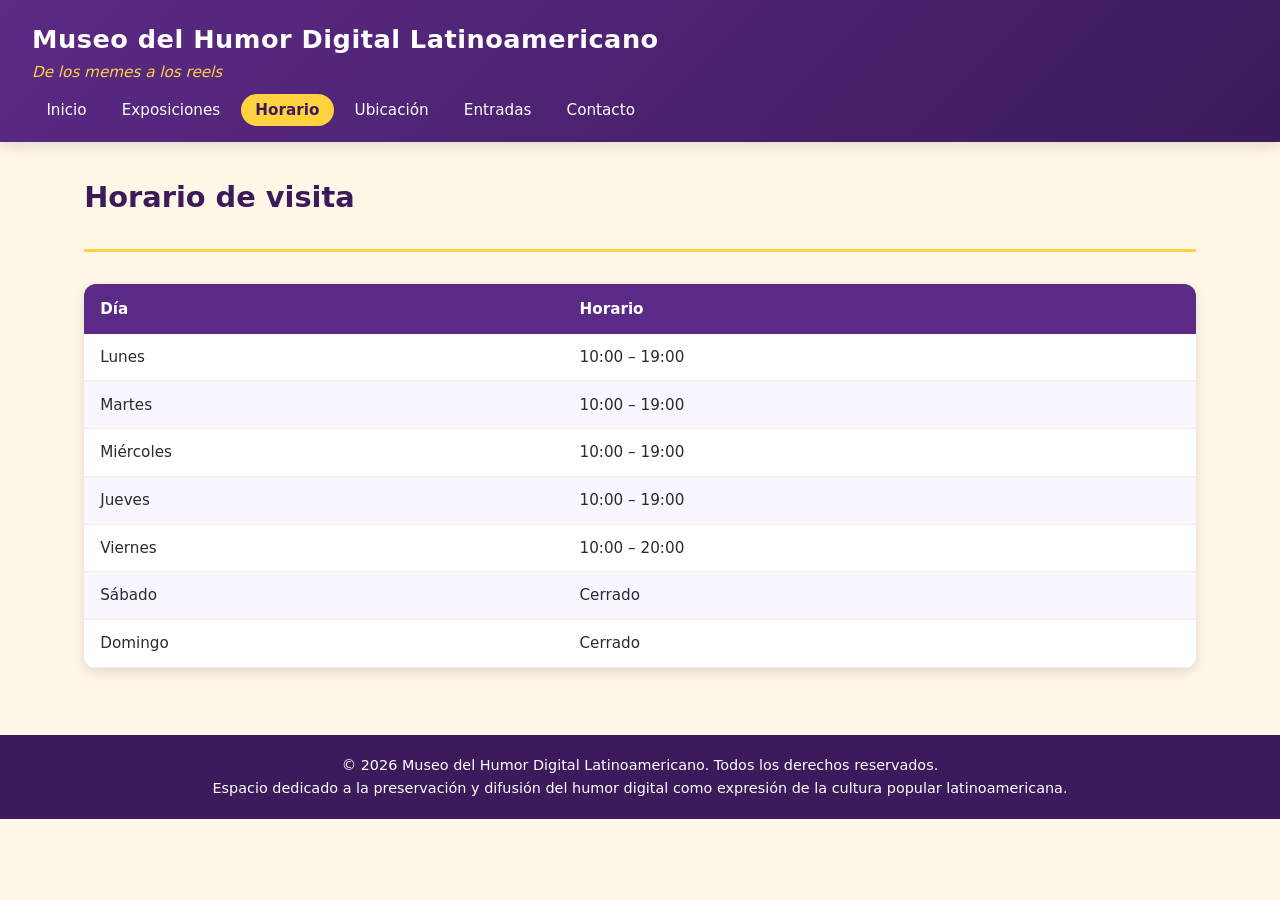
<file: horario.html>
<!DOCTYPE html>
<html lang="es">
<head>
    <meta charset="UTF-8">
    <meta name="viewport" content="width=device-width, initial-scale=1.0">
    <title>Horario</title>
    <link rel="stylesheet" href="css/styles.css">
</head>
<body>
    <header class="header">
        <div class="logo">
            <h1>Museo del Humor Digital Latinoamericano</h1>
            <p class="subtitulo">De los memes a los reels</p>
        </div>
        <nav class="nav">
            <ul>
                <li><a href="index.html">Inicio</a></li>
                <li><a href="exposiciones.html">Exposiciones</a></li>
                <li><a href="horario.html" class="activo">Horario</a></li>
                <li><a href="ubicacion.html">Ubicación</a></li>
                <li><a href="entradas.html">Entradas</a></li>
                <li><a href="contacto.html">Contacto</a></li>
            </ul>
        </nav>
    </header>

    <main>
        <section class="pagina-titulo">
            <h2>Horario de visita</h2>
        </section>

        <section class="contenido">
            <table class="tabla-horario">
                <thead>
                    <tr>
                        <th>Día</th>
                        <th>Horario</th>                        
                    </tr>
                </thead>
                <tbody>
                    <tr>
                        <td>Lunes</td>
                        <td>10:00 – 19:00</td>                        
                    </tr>
                    <tr>
                        <td>Martes</td>
                        <td>10:00 – 19:00</td>                        
                    </tr>
                    <tr>
                        <td>Miércoles</td>
                        <td>10:00 – 19:00</td>                        
                    </tr>
                    <tr>
                        <td>Jueves</td>
                        <td>10:00 – 19:00</td>                       
                    </tr>
                    <tr>
                        <td>Viernes</td>
                        <td>10:00 – 20:00</td>                       
                    </tr>
                    <tr>
                        <td>Sábado</td>
                        <td>Cerrado</td>                       
                    </tr>
                    <tr>
                        <td>Domingo</td>
                        <td>Cerrado</td>
                    </tr>
                </tbody>
            </table>
        </section>
    </main>

    <footer class="footer">
        <p>© 2026 Museo del Humor Digital Latinoamericano. Todos los derechos reservados.</p>
        <p>Espacio dedicado a la preservación y difusión del humor digital como expresión de la cultura popular latinoamericana.</p>
    </footer>
</body>
</html>
</file>
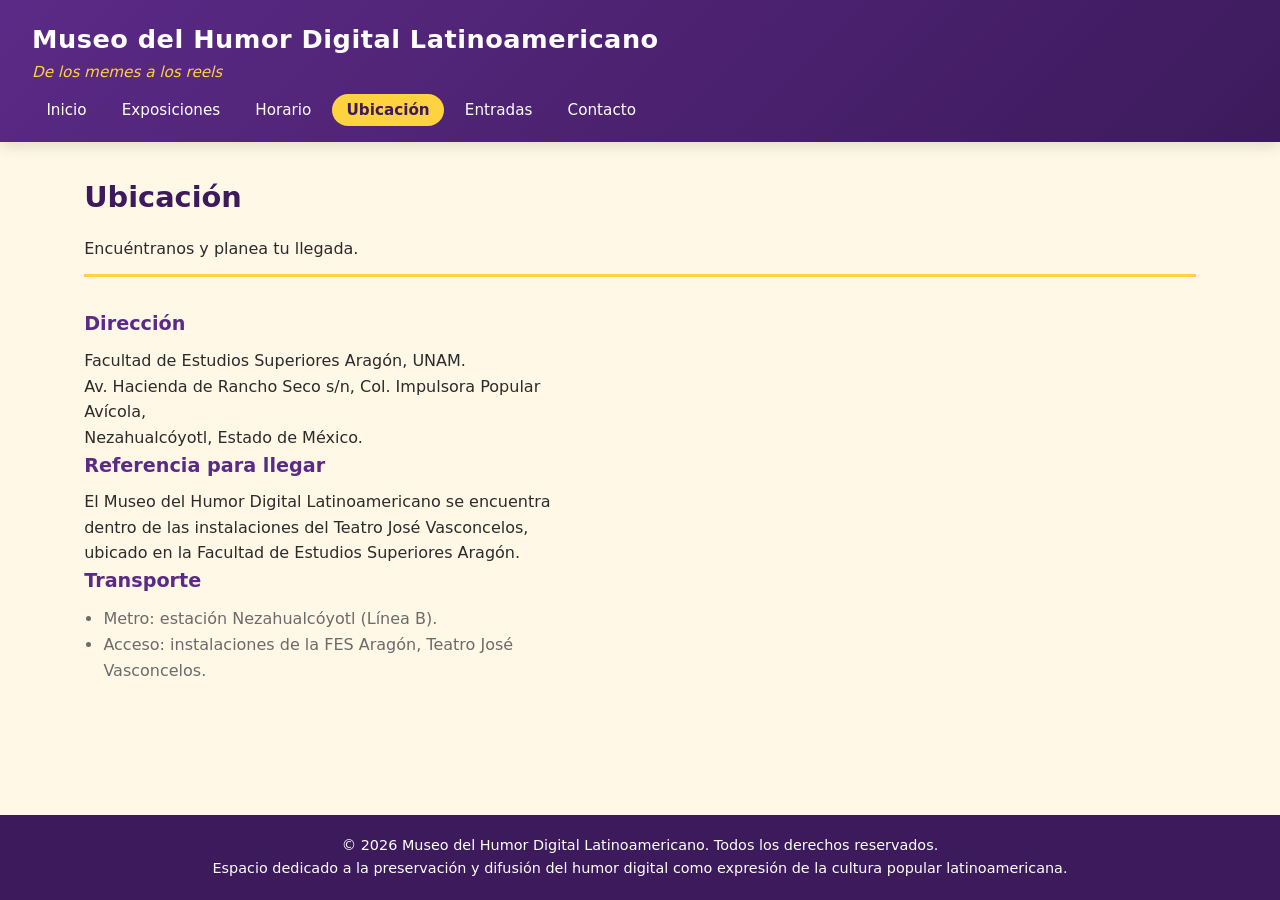
<file: ubicacion.html>
<!DOCTYPE html>
<html lang="es">
<head>
    <meta charset="UTF-8">
    <meta name="viewport" content="width=device-width, initial-scale=1.0">
    <title>Ubicación</title>
    <link rel="stylesheet" href="css/styles.css">
</head>
<body>
    <header class="header">
        <div class="logo">
            <h1>Museo del Humor Digital Latinoamericano</h1>
            <p class="subtitulo">De los memes a los reels</p>
        </div>
        <nav class="nav">
            <ul>
                <li><a href="index.html">Inicio</a></li>
                <li><a href="exposiciones.html">Exposiciones</a></li>
                <li><a href="horario.html">Horario</a></li>
                <li><a href="ubicacion.html" class="activo">Ubicación</a></li>
                <li><a href="entradas.html">Entradas</a></li>
                <li><a href="contacto.html">Contacto</a></li>
            </ul>
        </nav>
    </header>

    <main>
        <section class="pagina-titulo">
            <h2>Ubicación</h2>
            <p>Encuéntranos y planea tu llegada.</p>
        </section>

        <section class="contenido ubicacion">
            
            <div class="ubi-texto">
                <h3>Dirección</h3>
                <p>
                    Facultad de Estudios Superiores Aragón, UNAM.<br>
                    Av. Hacienda de Rancho Seco s/n, Col. Impulsora Popular Avícola,<br>
                    Nezahualcóyotl, Estado de México.
                </p>

                <h3>Referencia para llegar</h3>
                <p>
                    El Museo del Humor Digital Latinoamericano se encuentra
                    dentro de las instalaciones del Teatro José Vasconcelos,
                    ubicado en la Facultad de Estudios Superiores Aragón.
                </p>

                <h3>Transporte</h3>
                <ul>
                    <li>Metro: estación Nezahualcóyotl (Línea B).</li>
                    <li>Acceso: instalaciones de la FES Aragón, Teatro José Vasconcelos.</li>
                </ul>
            </div>

            <div class="ubi-mapa">
                <iframe src="https://www.google.com/maps/embed?pb=!1m18!1m12!1m3!1d3761.516931902255!2d-99.0463333!3d19.4763835!2m3!1f0!2f0!3f0!3m2!1i1024!2i768!4f13.1!3m3!1m2!1s0x85d1fb04d412da03%3A0x78877e984b1c1f8e!2sTeatro%20Jos%C3%A9%20Vasconcelos!5e0!3m2!1ses!2smx!4v1795554893235!5m2!1ses!2smx" width="600" height="450" style="border:0;" allowfullscreen="" loading="lazy" referrerpolicy="strict-origin-when-cross-origin"></iframe>
            </div>
        </section>
    </main>

    <footer class="footer">
        <p>© 2026 Museo del Humor Digital Latinoamericano. Todos los derechos reservados.</p>
        <p>Espacio dedicado a la preservación y difusión del humor digital como expresión de la cultura popular latinoamericana.</p>
    </footer>
</body>
</html>
</file>
<file: css/styles.css>
* {
    margin: 0;
    padding: 0;
    box-sizing: border-box;
}

:root {
    --morado: #5b2a86;
    --morado-oscuro: #3d1a5c;
    --amarillo: #ffd23f;
    --rosa: #ff5e78;
    --crema: #fff8e7;
    --texto: #2b2b2b;
    --gris: #6b6b6b;
    --blanco: #ffffff;
    --sombra: 0 4px 14px rgba(0, 0, 0, 0.12);
    --radio: 12px;
}

body {
    font-family: system-ui, -apple-system, "Segoe UI", Roboto, sans-serif;
    background-color: var(--crema);
    color: var(--texto);
    line-height: 1.6;
}

.header {
    background: linear-gradient(135deg, var(--morado), var(--morado-oscuro));
    color: var(--blanco);
    padding: 1.2rem 2rem;
    box-shadow: var(--sombra);
    position: sticky;
    top: 0;
    z-index: 100;
}

.logo h1 {
    font-size: 1.6rem;
    letter-spacing: 0.5px;
}

.subtitulo {
    font-size: 0.95rem;
    color: var(--amarillo);
    font-style: italic;
}

.nav ul {
    list-style: none;
    display: flex;
    flex-wrap: wrap;
    gap: 0.4rem;
    margin-top: 0.8rem;
}

.nav a {
    color: var(--blanco);
    text-decoration: none;
    padding: 0.45rem 0.9rem;
    border-radius: 999px;
    font-size: 0.95rem;
    transition: background 0.25s, color 0.25s;
}

.nav a:hover,
.nav a.activo {
    background-color: var(--amarillo);
    color: var(--morado-oscuro);
    font-weight: 600;
}

/* ===== Main ===== */
main {
    max-width: 1150px;
    margin: 0 auto;
    padding: 2rem 1.2rem 3rem;
}

h2 {
    color: var(--morado-oscuro);
    font-size: 1.8rem;
    margin-bottom: 1rem;
}

h3 {
    color: var(--morado);
    font-size: 1.2rem;
    margin-bottom: 0.5rem;
}

.hero {
    display: grid;
    grid-template-columns: 1fr 1fr;
    gap: 2rem;
    align-items: center;
    background: var(--blanco);
    border-radius: var(--radio);
    box-shadow: var(--sombra);
    overflow: hidden;
    margin-bottom: 2.5rem;
}

.hero-img {
    width: 100%;
    height: 100%;
    min-height: 300px;
    object-fit: cover;
}

.hero-texto {
    padding: 1.5rem 2rem 1.5rem 0;
}

.hero-texto h2 {
    margin-bottom: 0.8rem;
}

.hero-texto p {
    margin-bottom: 1.2rem;
}

.btn {
    display: inline-block;
    background-color: var(--rosa);
    color: var(--blanco);
    padding: 0.65rem 1.4rem;
    border-radius: 999px;
    text-decoration: none;
    font-weight: 600;
    transition: background 0.25s, transform 0.2s;
    border: none;
    cursor: pointer;
    font-size: 0.95rem;
}

.btn:hover {
    background-color: var(--morado);
    transform: translateY(-2px);
}

.grid-tarjetas {
    display: grid;
    grid-template-columns: repeat(auto-fit, minmax(260px, 1fr));
    gap: 1.5rem;
    margin-bottom: 2.5rem;
}

.tarjeta {
    background: var(--blanco);
    border-radius: var(--radio);
    box-shadow: var(--sombra);
    overflow: hidden;
    display: flex;
    flex-direction: column;
    transition: transform 0.25s;
}

.tarjeta:hover {
    transform: translateY(-4px);
}

.tarjeta img {
    width: 100%;
    height: 180px;
    object-fit: cover;
}

.tarjeta h3,
.tarjeta p,
.tarjeta a {
    margin-left: 1rem;
    margin-right: 1rem;
}

.tarjeta h3 {
    margin-top: 0.9rem;
}

.tarjeta p {
    color: var(--gris);
    font-size: 0.95rem;
    flex-grow: 1;
}

.tarjeta a {
    display: inline-block;
    margin: 0.6rem 1rem 1rem;
    color: var(--rosa);
    font-weight: 600;
    text-decoration: none;
}

.tarjeta a:hover {
    text-decoration: underline;
}

.grid-info {
    display: grid;
    grid-template-columns: repeat(auto-fit, minmax(220px, 1fr));
    gap: 1.2rem;
}

.info-item {
    background: var(--blanco);
    border-left: 6px solid var(--amarillo);
    border-radius: var(--radio);
    padding: 1.2rem 1.4rem;
    box-shadow: var(--sombra);
}

.info-item a {
    color: var(--morado);
    font-weight: 600;
    text-decoration: none;
    font-size: 0.9rem;
}

.info-item a:hover {
    text-decoration: underline;
}

.pagina-titulo {
    margin-bottom: 2rem;
    border-bottom: 3px solid var(--amarillo);
    padding-bottom: 0.8rem;
}

.pagina-titulo a {
    color: var(--morado);
    font-weight: 600;
    text-decoration: none;
}

.pagina-titulo a:hover {
    text-decoration: underline;
}

.lista-exposiciones {
    display: flex;
    flex-direction: column;
    gap: 2rem;
}

.exposicion {
    display: grid;
    grid-template-columns: 1fr 1.4fr;
    gap: 1.5rem;
    background: var(--blanco);
    border-radius: var(--radio);
    box-shadow: var(--sombra);
    overflow: hidden;
}

.exposicion img {
    width: 100%;
    height: 100%;
    min-height: 240px;
    object-fit: cover;
}

.exp-texto {
    padding: 1.4rem 1.6rem 1.4rem 0;
}

.tema {
    color: var(--gris);
    font-size: 0.95rem;
    margin-bottom: 0.6rem;
}

.exp-texto p {
    margin-bottom: 0.9rem;
}


/* ===== Galería (apilada, una imagen grande por fila) ===== */
.galeria {
    display: flex;
    flex-direction: column;      
    gap: 2rem;
    align-items: center;
    max-width: 900px;            
    margin: 0 auto;              
}

.galeria figure {
    width: 100%;
    background: var(--blanco);
    border-radius: var(--radio);
    box-shadow: var(--sombra);
    overflow: hidden;
    transition: transform 0.25s;
}

.galeria figure:hover {
    transform: scale(1.01);
}

.galeria img {
    width: 100%;
    height: auto;                /* mantiene proporción, imagen grande */
    max-height: 80vh;            /* evita que se salga de la pantalla */
    object-fit: contain;         /* muestra la imagen completa sin recortar */
    display: block;
    background: #f4f4f4;         /* fondo neutro por si la imagen no llena */
}

.galeria figcaption {
    padding: 1rem 1.4rem;
    font-size: 1rem;
    color: var(--gris);
    border-top: 4px solid var(--amarillo);
    text-align: center;
}

.tabla-horario,
.tabla-entradas {
    width: 100%;
    border-collapse: collapse;
    background: var(--blanco);
    border-radius: var(--radio);
    overflow: hidden;
    box-shadow: var(--sombra);
    margin-bottom: 1.2rem;
}

.tabla-horario th,
.tabla-entradas th {
    background-color: var(--morado);
    color: var(--blanco);
    text-align: left;
    padding: 0.8rem 1rem;
    font-size: 0.95rem;
}

.tabla-horario td,
.tabla-entradas td {
    padding: 0.7rem 1rem;
    border-bottom: 1px solid #eee;
    font-size: 0.95rem;
}

.tabla-horario tbody tr:nth-child(even),
.tabla-entradas tbody tr:nth-child(even) {
    background-color: #faf5ff;
}

.tabla-horario tbody tr:hover,
.tabla-entradas tbody tr:hover {
    background-color: #f0e6ff;
}

.nota {
    font-size: 0.9rem;
    color: var(--gris);
    font-style: italic;
    margin-top: 0.6rem;
}

.ubicacion {
    display: grid;
    grid-template-columns: 1fr 1fr;
    gap: 2rem;
    align-items: start;
}

.ubi-texto ul {
    margin: 0.6rem 0 1rem 1.2rem;
    color: var(--gris);
}

.ubi-mapa img {
    width: 100%;
    border-radius: var(--radio);
    box-shadow: var(--sombra);
}

.contacto {
    display: grid;
    grid-template-columns: 1fr 1fr;
    gap: 2rem;
}

.contacto-datos ul {
    list-style: none;
    margin-top: 0.8rem;
}

.contacto-datos li {
    margin-bottom: 0.6rem;
}

.contacto-form form {
    display: flex;
    flex-direction: column;
    gap: 0.4rem;
    background: var(--blanco);
    padding: 1.4rem;
    border-radius: var(--radio);
    box-shadow: var(--sombra);
}

.contacto-form label {
    font-weight: 600;
    font-size: 0.9rem;
    margin-top: 0.5rem;
}

.contacto-form input,
.contacto-form textarea {
    padding: 0.55rem 0.7rem;
    border: 1px solid #ccc;
    border-radius: 8px;
    font-family: inherit;
    font-size: 0.95rem;
}

.contacto-form input:focus,
.contacto-form textarea:focus {
    outline: 2px solid var(--rosa);
    border-color: transparent;
}

.contacto-form button {
    margin-top: 0.8rem;
    align-self: flex-start;
}

/* ===== Créditos ===== */
.creditos {
    margin-top: 2.5rem;
    background: var(--blanco);
    border-radius: var(--radio);
    padding: 1.4rem 1.6rem;
    box-shadow: var(--sombra);
}

.creditos ul {
    margin: 0.6rem 0 0 1.2rem;
    color: var(--gris);
    font-size: 0.9rem;
}

/* ===== Footer ===== */
.footer {
    background: var(--morado-oscuro);
    color: var(--blanco);
    text-align: center;
    padding: 1.2rem;
    font-size: 0.9rem;
}

.footer a {
    color: var(--amarillo);
    text-decoration: none;
}

.footer a:hover {
    text-decoration: underline;
}


@media (max-width: 900px) {
    .hero,
    .exposicion,
    .ubicacion,
    .contacto {
        grid-template-columns: 1fr;
    }

    .hero-img {
        min-height: 220px;
    }

    .hero-texto,
    .exp-texto {
        padding: 0 1.2rem 1.4rem;
    }

    .exposicion img {
        min-height: 200px;
    }
}

@media (max-width: 560px) {
    .header {
        padding: 1rem 1.1rem;
    }

    .logo h1 {
        font-size: 1.25rem;
    }

    .nav ul {
        gap: 0.3rem;
    }

    .nav a {
        font-size: 0.85rem;
        padding: 0.35rem 0.7rem;
    }

    h2 {
        font-size: 1.4rem;
    }

    main {
        padding: 1.4rem 0.9rem 2rem;
    }

    .tabla-horario th,
    .tabla-horario td,
    .tabla-entradas th,
    .tabla-entradas td {
        padding: 0.55rem 0.6rem;
        font-size: 0.85rem;
    }
}

  video {
    display: block;
    margin: 0 auto;
    max-width: 100%; /* Opcional: hace que se adapte a pantallas pequeñas */
  }
</file>
